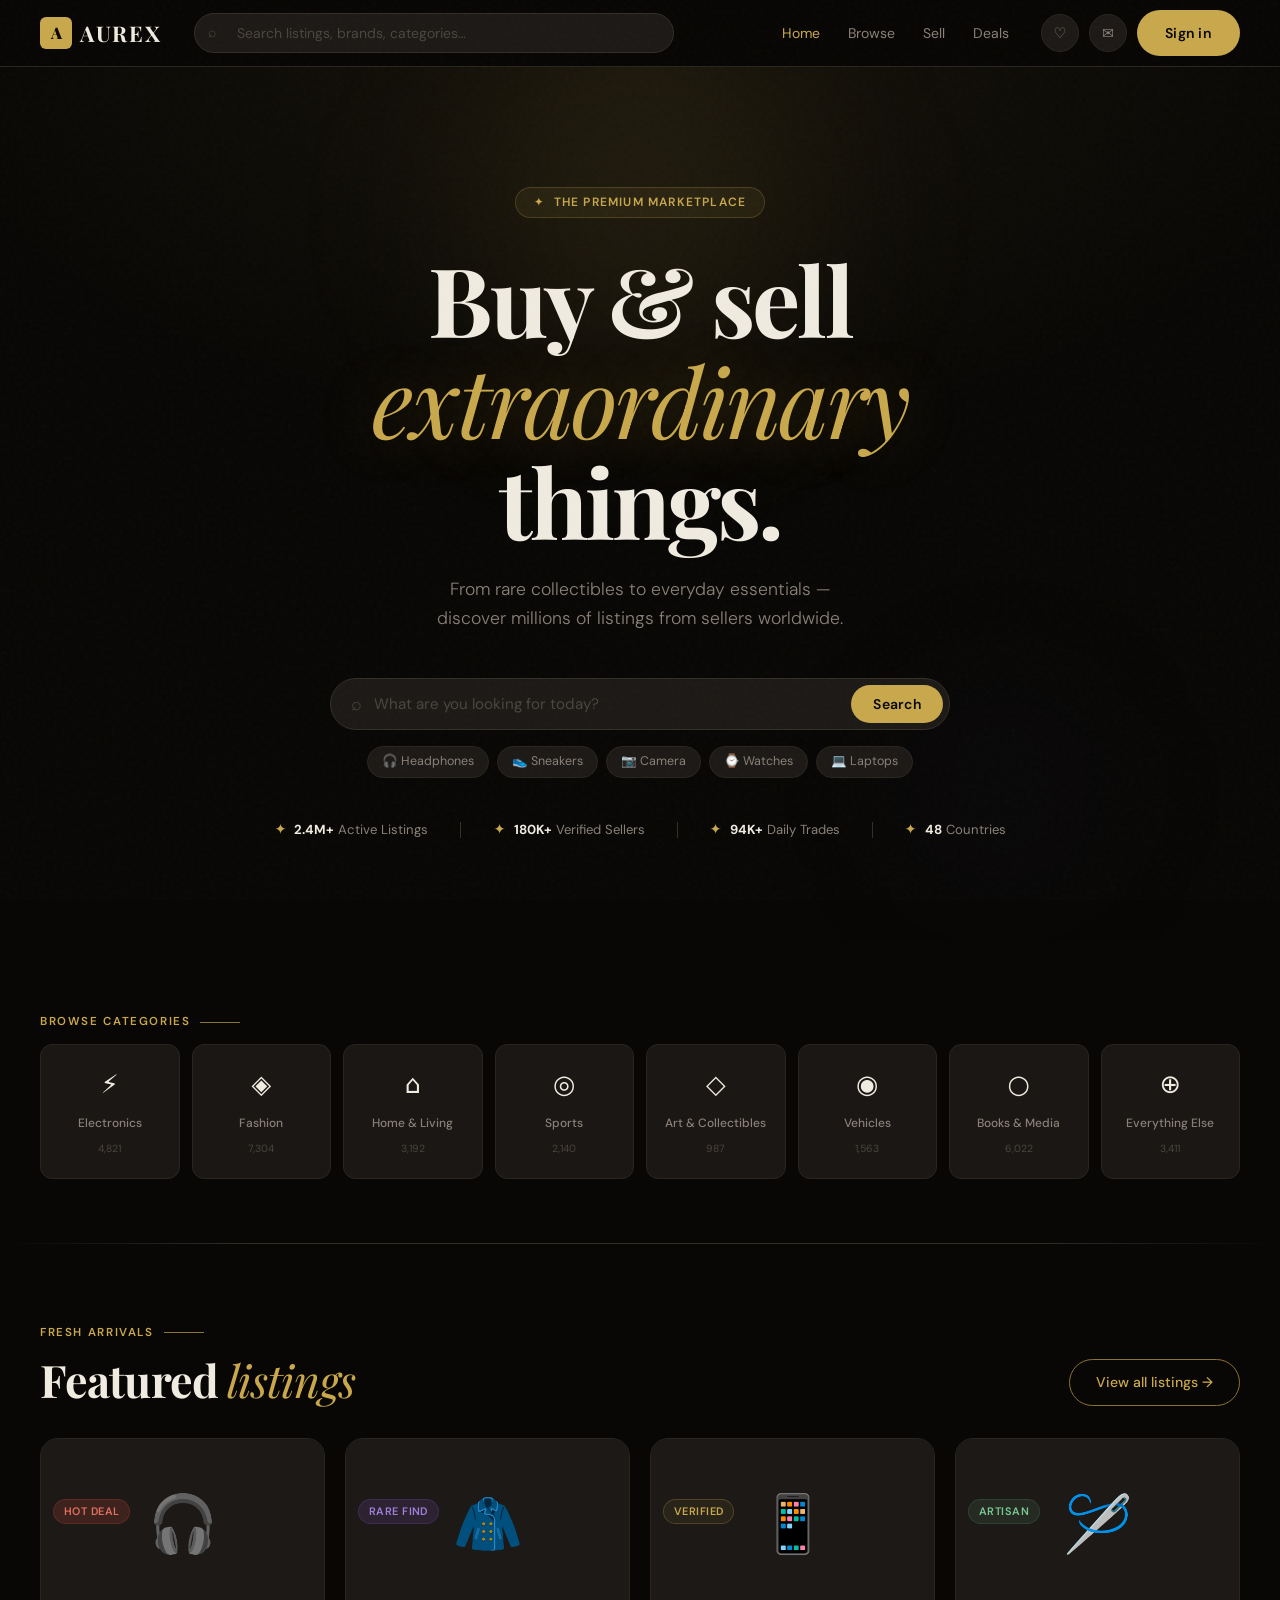
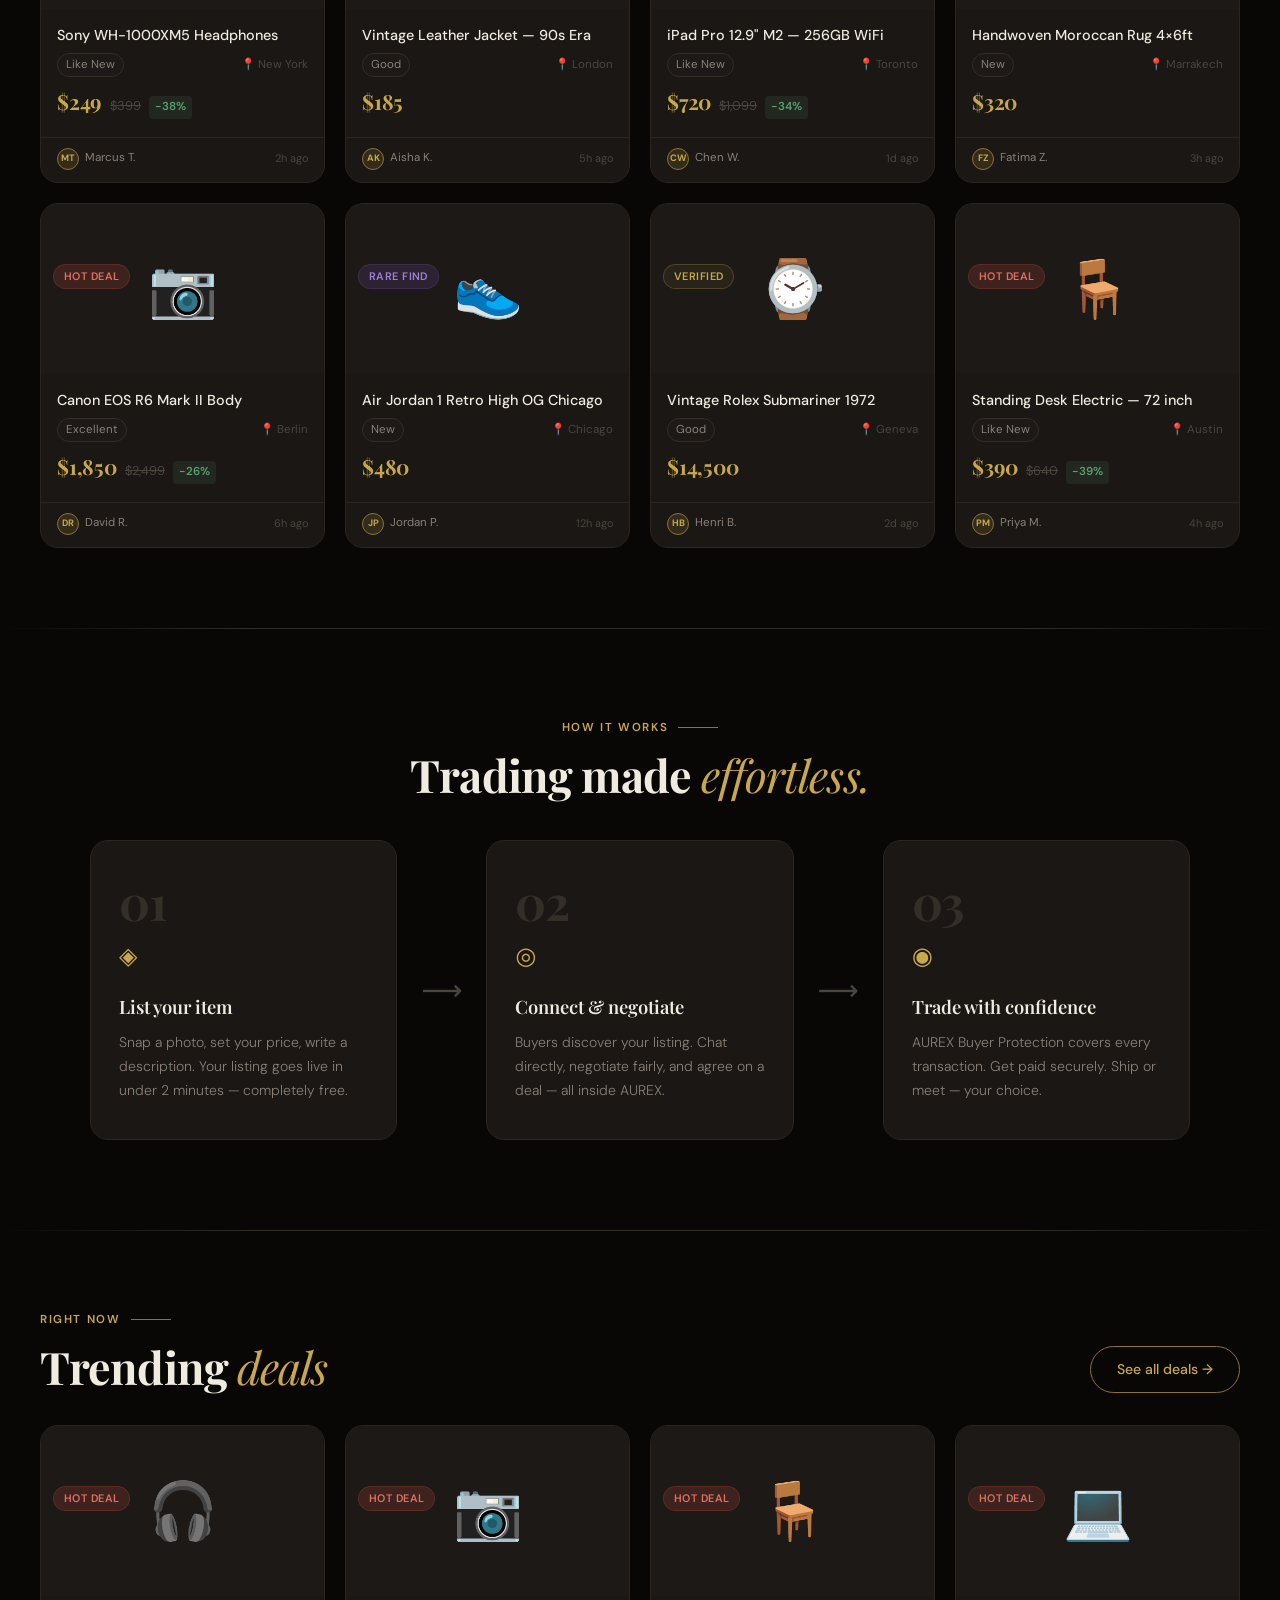
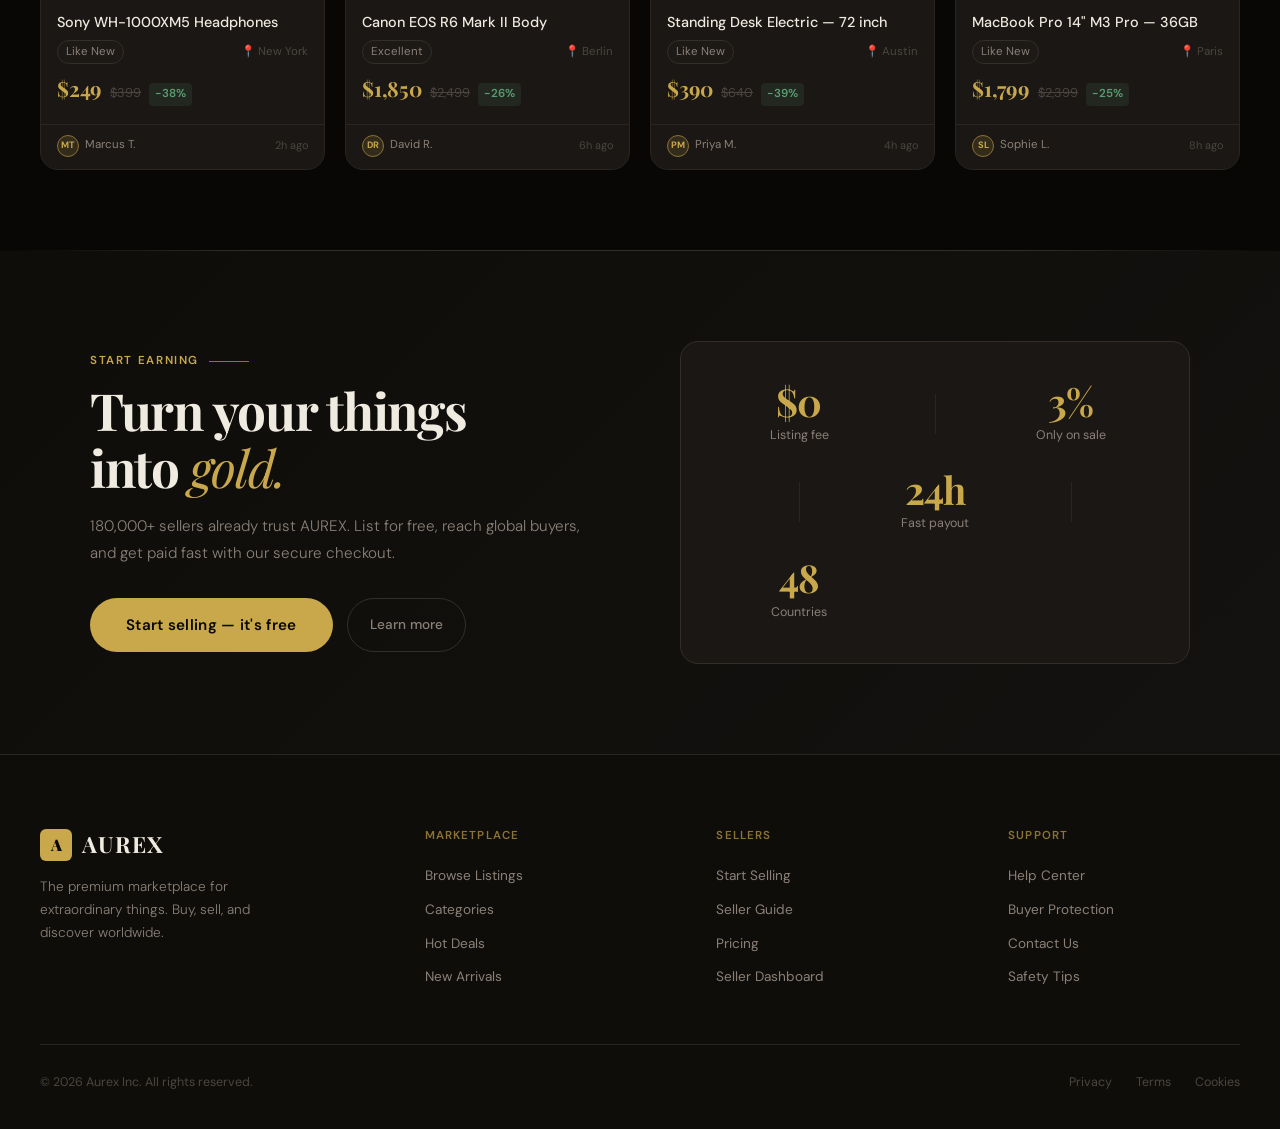
<file: index.html>
<!DOCTYPE html>
<html lang="en">
<head>
  <meta charset="UTF-8" />
  <meta name="viewport" content="width=device-width, initial-scale=1.0" />
  <title>AUREX — Buy & Sell Anything, Everywhere</title>
  <meta name="description" content="AUREX is the premium marketplace to buy, sell and discover extraordinary things from people all over the world." />
  <link rel="preconnect" href="https://fonts.googleapis.com" />
  <link rel="preconnect" href="https://fonts.gstatic.com" crossorigin />
  <link href="https://fonts.googleapis.com/css2?family=Playfair+Display:ital,wght@0,400;0,600;0,700;1,400;1,600&family=DM+Sans:wght@300;400;500;600&display=swap" rel="stylesheet" />
  <link rel="stylesheet" href="styles.css" />
  <link rel="stylesheet" href="home.css" />
</head>
<body>

  <!-- ===== NAV ===== -->
  <nav class="nav">
    <div class="nav-inner">
      <a href="index.html" class="logo">
        <div class="logo-mark">A</div>
        <span class="logo-text">AUREX</span>
      </a>
      <div class="nav-search">
        <span class="nav-search-icon">⌕</span>
        <input type="text" placeholder="Search listings, brands, categories…" />
      </div>
      <ul class="nav-links">
        <li><a href="index.html" class="active">Home</a></li>
        <li><a href="market.html">Browse</a></li>
        <li><a href="#">Sell</a></li>
        <li><a href="#">Deals</a></li>
      </ul>
      <div class="nav-actions">
        <button class="nav-icon-btn" title="Wishlist">♡</button>
        <button class="nav-icon-btn" title="Messages">✉</button>
        <a href="#" class="btn-gold">Sign in</a>
      </div>
    </div>
  </nav>

  <!-- ===== HERO ===== -->
  <section class="hero">
    <div class="hero-bg-orb orb-1"></div>
    <div class="hero-bg-orb orb-2"></div>
    <div class="hero-inner">
      <div class="hero-tag fade-in d1">✦ &nbsp;The Premium Marketplace</div>
      <h1 class="hero-title fade-in d2">
        Buy & sell<br><em>extraordinary</em><br>things.
      </h1>
      <p class="hero-sub fade-in d3">
        From rare collectibles to everyday essentials —<br>
        discover millions of listings from sellers worldwide.
      </p>
      <div class="hero-search fade-in d4">
        <div class="hero-search-box">
          <span class="hero-search-icon">⌕</span>
          <input type="text" placeholder="What are you looking for today?" id="hero-search-input" />
          <button class="hero-search-btn btn-gold" onclick="goToMarket()">Search</button>
        </div>
        <div class="hero-search-tags">
          <span class="search-tag" onclick="searchFor('headphones')">🎧 Headphones</span>
          <span class="search-tag" onclick="searchFor('sneakers')">👟 Sneakers</span>
          <span class="search-tag" onclick="searchFor('camera')">📷 Camera</span>
          <span class="search-tag" onclick="searchFor('watch')">⌚ Watches</span>
          <span class="search-tag" onclick="searchFor('laptop')">💻 Laptops</span>
        </div>
      </div>
      <div class="hero-trust fade-in d5" id="hero-trust">
        <!-- Populated by JS -->
      </div>
    </div>
  </section>

  <!-- ===== CATEGORIES ===== -->
  <section class="categories-section">
    <div class="categories-inner">
      <div class="s-label fade-in">Browse Categories</div>
      <div class="categories-grid fade-in d2" id="categories-grid">
        <!-- Populated by JS -->
      </div>
    </div>
  </section>

  <div class="gold-divider"></div>

  <!-- ===== FEATURED LISTINGS ===== -->
  <section class="listings-section" id="featured">
    <div class="listings-inner">
      <div class="listings-header">
        <div>
          <div class="s-label">Fresh Arrivals</div>
          <h2 class="s-title">Featured <em>listings</em></h2>
        </div>
        <a href="market.html" class="btn-outline-gold">View all listings →</a>
      </div>
      <div class="products-grid" id="featured-grid">
        <!-- Populated by JS -->
      </div>
    </div>
  </section>

  <div class="gold-divider"></div>

  <!-- ===== HOW IT WORKS ===== -->
  <section class="how-section">
    <div class="how-inner">
      <div style="text-align:center;">
        <div class="s-label fade-in" style="justify-content:center;">How it works</div>
        <h2 class="s-title fade-in d2" style="text-align:center;">Trading made <em>effortless.</em></h2>
      </div>
      <div class="how-grid">
        <div class="how-card fade-in d1">
          <div class="how-num">01</div>
          <div class="how-icon">◈</div>
          <h3 class="how-title">List your item</h3>
          <p class="how-desc">Snap a photo, set your price, write a description. Your listing goes live in under 2 minutes — completely free.</p>
        </div>
        <div class="how-connector fade-in d2">⟶</div>
        <div class="how-card fade-in d3">
          <div class="how-num">02</div>
          <div class="how-icon">◎</div>
          <h3 class="how-title">Connect & negotiate</h3>
          <p class="how-desc">Buyers discover your listing. Chat directly, negotiate fairly, and agree on a deal — all inside AUREX.</p>
        </div>
        <div class="how-connector fade-in d4">⟶</div>
        <div class="how-card fade-in d5">
          <div class="how-num">03</div>
          <div class="how-icon">◉</div>
          <h3 class="how-title">Trade with confidence</h3>
          <p class="how-desc">AUREX Buyer Protection covers every transaction. Get paid securely. Ship or meet — your choice.</p>
        </div>
      </div>
    </div>
  </section>

  <div class="gold-divider"></div>

  <!-- ===== TRENDING ===== -->
  <section class="listings-section">
    <div class="listings-inner">
      <div class="listings-header">
        <div>
          <div class="s-label">Right now</div>
          <h2 class="s-title">Trending <em>deals</em></h2>
        </div>
        <a href="market.html" class="btn-outline-gold">See all deals →</a>
      </div>
      <div class="products-grid" id="trending-grid">
        <!-- Populated by JS -->
      </div>
    </div>
  </section>

  <div class="gold-divider"></div>

  <!-- ===== SELL CTA ===== -->
  <section class="sell-cta-section">
    <div class="sell-cta-inner">
      <div class="sell-cta-text fade-in">
        <div class="s-label">Start earning</div>
        <h2 class="sell-cta-title">Turn your things<br>into <em>gold.</em></h2>
        <p class="sell-cta-sub">180,000+ sellers already trust AUREX. List for free, reach global buyers, and get paid fast with our secure checkout.</p>
        <div class="sell-cta-actions">
          <a href="#" class="btn-gold lg">Start selling — it's free</a>
          <a href="#" class="btn-ghost">Learn more</a>
        </div>
      </div>
      <div class="sell-cta-stats fade-in d3">
        <div class="sell-stat">
          <div class="sell-stat-value">$0</div>
          <div class="sell-stat-label">Listing fee</div>
        </div>
        <div class="sell-stat-divider"></div>
        <div class="sell-stat">
          <div class="sell-stat-value">3%</div>
          <div class="sell-stat-label">Only on sale</div>
        </div>
        <div class="sell-stat-divider"></div>
        <div class="sell-stat">
          <div class="sell-stat-value">24h</div>
          <div class="sell-stat-label">Fast payout</div>
        </div>
        <div class="sell-stat-divider"></div>
        <div class="sell-stat">
          <div class="sell-stat-value">48</div>
          <div class="sell-stat-label">Countries</div>
        </div>
      </div>
    </div>
  </section>

  <!-- ===== FOOTER ===== -->
  <footer class="footer">
    <div class="footer-inner">
      <div>
        <div class="footer-brand-name">
          <div class="logo-mark">A</div>
          AUREX
        </div>
        <p class="footer-tagline">The premium marketplace for extraordinary things. Buy, sell, and discover worldwide.</p>
      </div>
      <div>
        <div class="footer-col-title">Marketplace</div>
        <div class="footer-col">
          <a href="market.html">Browse Listings</a>
          <a href="#">Categories</a>
          <a href="#">Hot Deals</a>
          <a href="#">New Arrivals</a>
        </div>
      </div>
      <div>
        <div class="footer-col-title">Sellers</div>
        <div class="footer-col">
          <a href="#">Start Selling</a>
          <a href="#">Seller Guide</a>
          <a href="#">Pricing</a>
          <a href="#">Seller Dashboard</a>
        </div>
      </div>
      <div>
        <div class="footer-col-title">Support</div>
        <div class="footer-col">
          <a href="#">Help Center</a>
          <a href="#">Buyer Protection</a>
          <a href="#">Contact Us</a>
          <a href="#">Safety Tips</a>
        </div>
      </div>
    </div>
    <div class="footer-bottom">
      <span>© 2026 Aurex Inc. All rights reserved.</span>
      <div class="footer-bottom-links">
        <a href="#">Privacy</a>
        <a href="#">Terms</a>
        <a href="#">Cookies</a>
      </div>
    </div>
  </footer>

  <script src="main.js"></script>
</body>
</html>
</file>
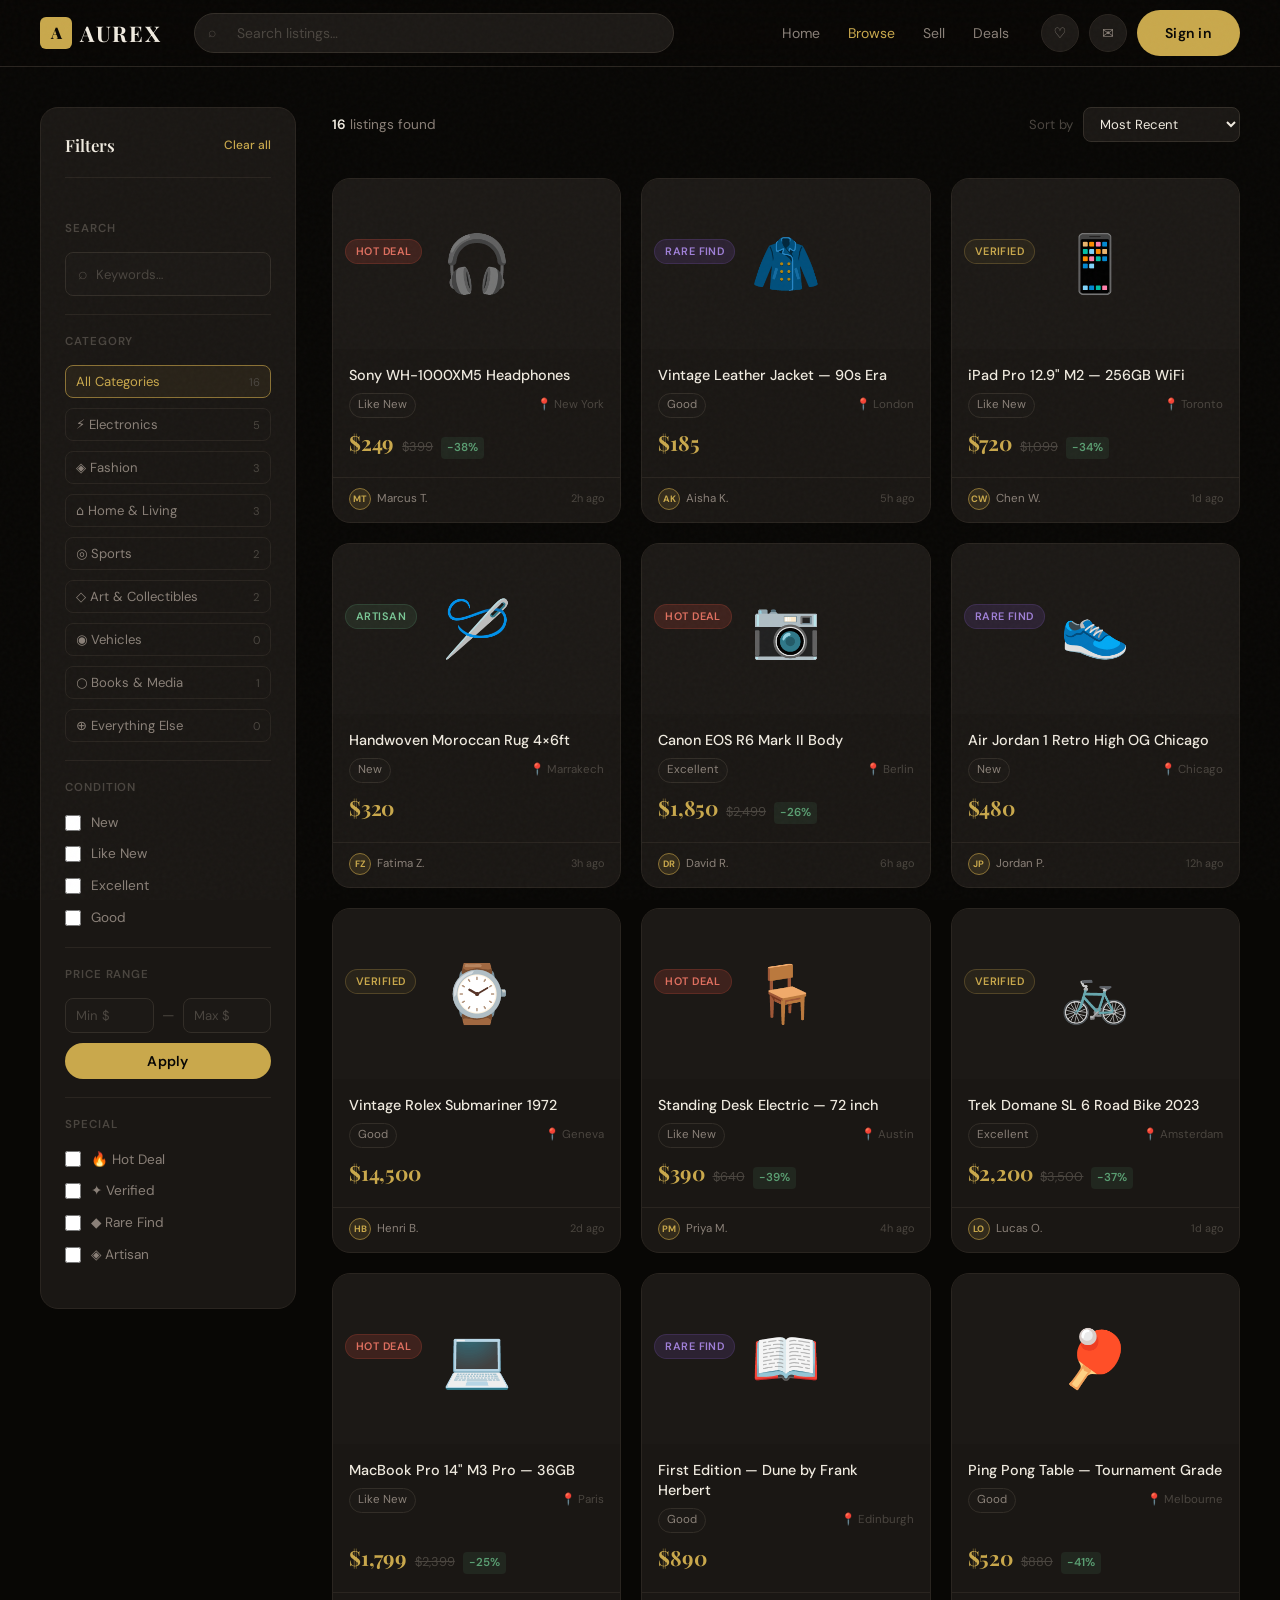
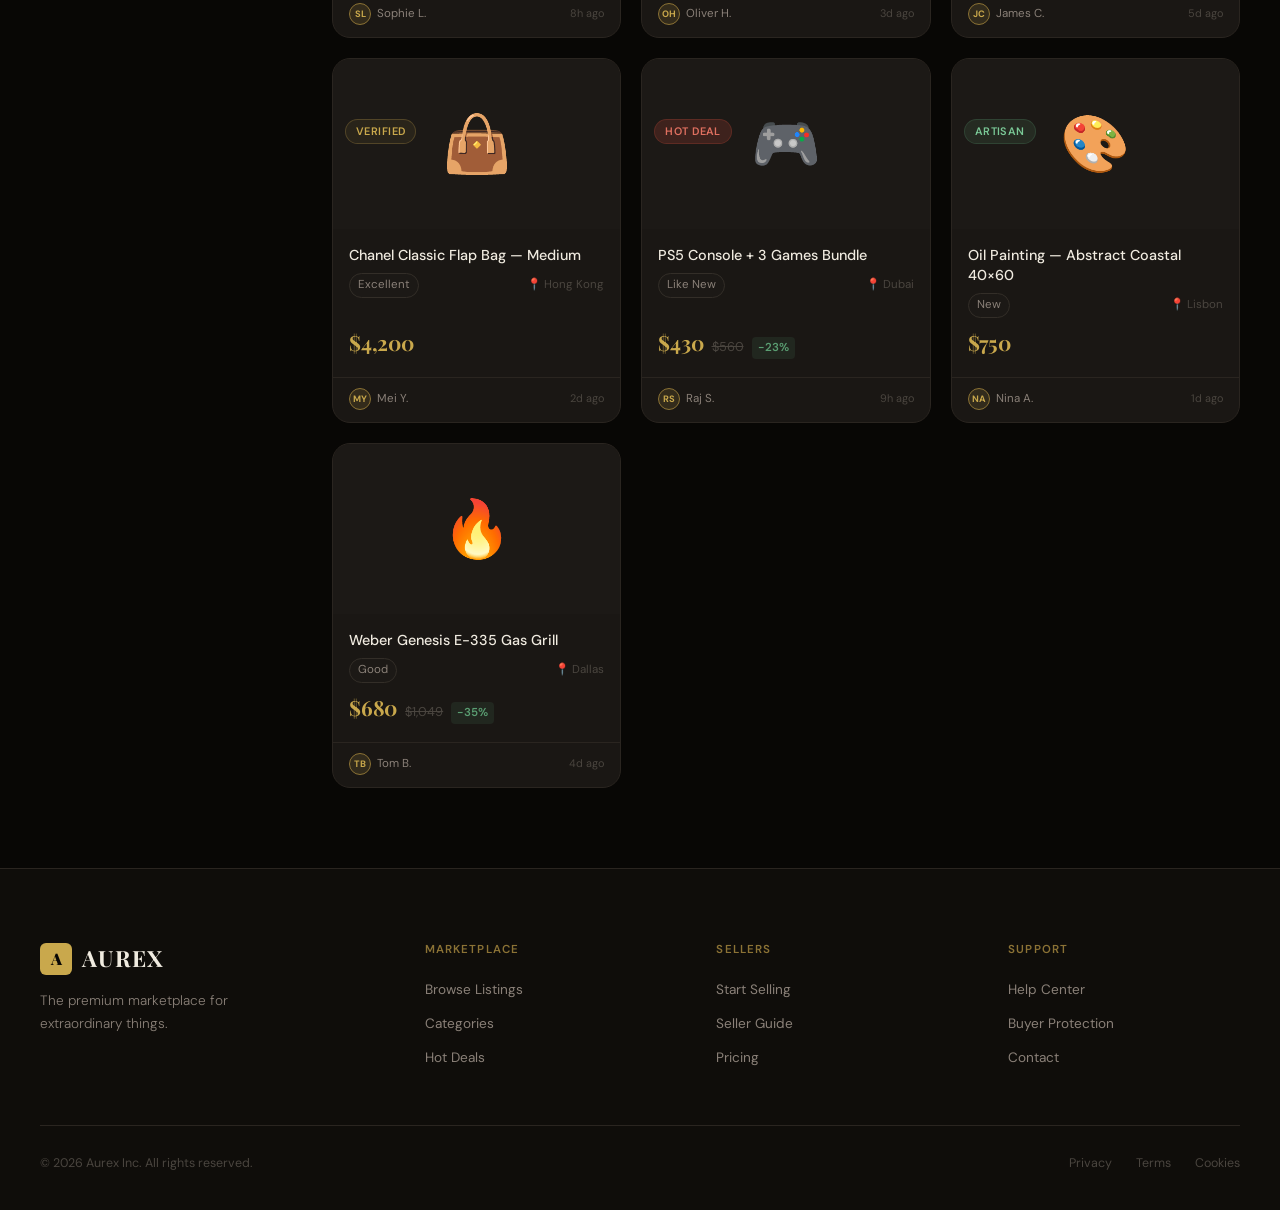
<file: market.html>
<!DOCTYPE html>
<html lang="en">
<head>
  <meta charset="UTF-8" />
  <meta name="viewport" content="width=device-width, initial-scale=1.0" />
  <title>Browse Listings — AUREX Marketplace</title>
  <link rel="preconnect" href="https://fonts.googleapis.com" />
  <link rel="preconnect" href="https://fonts.gstatic.com" crossorigin />
  <link href="https://fonts.googleapis.com/css2?family=Playfair+Display:ital,wght@0,400;0,600;0,700;1,400&family=DM+Sans:wght@300;400;500;600&display=swap" rel="stylesheet" />
  <link rel="stylesheet" href="styles.css" />
  <link rel="stylesheet" href="market.css" />
</head>
<body>

  <!-- ===== NAV ===== -->
  <nav class="nav">
    <div class="nav-inner">
      <a href="index.html" class="logo">
        <div class="logo-mark">A</div>
        <span class="logo-text">AUREX</span>
      </a>
      <div class="nav-search">
        <span class="nav-search-icon">⌕</span>
        <input type="text" id="market-nav-search" placeholder="Search listings…" />
      </div>
      <ul class="nav-links">
        <li><a href="index.html">Home</a></li>
        <li><a href="market.html" class="active">Browse</a></li>
        <li><a href="#">Sell</a></li>
        <li><a href="#">Deals</a></li>
      </ul>
      <div class="nav-actions">
        <button class="nav-icon-btn">♡</button>
        <button class="nav-icon-btn">✉</button>
        <a href="#" class="btn-gold">Sign in</a>
      </div>
    </div>
  </nav>

  <!-- ===== MARKET BODY ===== -->
  <div class="market-body">

    <!-- SIDEBAR FILTERS -->
    <aside class="filter-sidebar">
      <div class="filter-header">
        <span class="filter-title">Filters</span>
        <button class="filter-clear" id="clear-filters">Clear all</button>
      </div>

      <!-- Search -->
      <div class="filter-group">
        <div class="filter-group-label">Search</div>
        <div class="filter-search-box">
          <span>⌕</span>
          <input type="text" id="sidebar-search" placeholder="Keywords…" />
        </div>
      </div>

      <!-- Category -->
      <div class="filter-group">
        <div class="filter-group-label">Category</div>
        <div class="filter-options" id="filter-categories">
          <!-- Populated by JS -->
        </div>
      </div>

      <!-- Condition -->
      <div class="filter-group">
        <div class="filter-group-label">Condition</div>
        <div class="filter-options">
          <label class="filter-check">
            <input type="checkbox" class="condition-filter" value="New" /> New
          </label>
          <label class="filter-check">
            <input type="checkbox" class="condition-filter" value="Like New" /> Like New
          </label>
          <label class="filter-check">
            <input type="checkbox" class="condition-filter" value="Excellent" /> Excellent
          </label>
          <label class="filter-check">
            <input type="checkbox" class="condition-filter" value="Good" /> Good
          </label>
        </div>
      </div>

      <!-- Price Range -->
      <div class="filter-group">
        <div class="filter-group-label">Price Range</div>
        <div class="price-range-row">
          <input type="number" id="price-min" placeholder="Min $" class="price-input" />
          <span class="price-dash">—</span>
          <input type="number" id="price-max" placeholder="Max $" class="price-input" />
        </div>
        <button class="apply-price-btn btn-gold" id="apply-price" style="width:100%;justify-content:center;margin-top:10px;padding:9px;">Apply</button>
      </div>

      <!-- Badge Type -->
      <div class="filter-group">
        <div class="filter-group-label">Special</div>
        <div class="filter-options">
          <label class="filter-check">
            <input type="checkbox" class="badge-filter" value="hot" /> 🔥 Hot Deal
          </label>
          <label class="filter-check">
            <input type="checkbox" class="badge-filter" value="verified" /> ✦ Verified
          </label>
          <label class="filter-check">
            <input type="checkbox" class="badge-filter" value="rare" /> ◆ Rare Find
          </label>
          <label class="filter-check">
            <input type="checkbox" class="badge-filter" value="artisan" /> ◈ Artisan
          </label>
        </div>
      </div>
    </aside>

    <!-- MAIN CONTENT -->
    <main class="market-main">

      <!-- Toolbar -->
      <div class="market-toolbar">
        <div class="market-results" id="results-count">Loading listings…</div>
        <div class="market-sort">
          <span class="sort-label">Sort by</span>
          <select class="sort-select" id="sort-select">
            <option value="default">Most Recent</option>
            <option value="price-asc">Price: Low to High</option>
            <option value="price-desc">Price: High to Low</option>
            <option value="rating">Highest Rated</option>
            <option value="discount">Biggest Discount</option>
          </select>
        </div>
      </div>

      <!-- Active filters display -->
      <div class="active-filters" id="active-filters"></div>

      <!-- Product Grid -->
      <div class="market-grid" id="market-grid">
        <!-- Populated by JS -->
      </div>

      <!-- Empty State -->
      <div class="empty-state" id="empty-state" style="display:none;">
        <div class="empty-icon">◇</div>
        <h3 class="empty-title">No listings found</h3>
        <p class="empty-sub">Try adjusting your filters or search terms</p>
        <button class="btn-gold" onclick="resetFilters()">Clear filters</button>
      </div>
    </main>
  </div>

  <!-- ===== FOOTER ===== -->
  <footer class="footer">
    <div class="footer-inner">
      <div>
        <div class="footer-brand-name">
          <div class="logo-mark">A</div>
          AUREX
        </div>
        <p class="footer-tagline">The premium marketplace for extraordinary things.</p>
      </div>
      <div>
        <div class="footer-col-title">Marketplace</div>
        <div class="footer-col">
          <a href="market.html">Browse Listings</a>
          <a href="#">Categories</a>
          <a href="#">Hot Deals</a>
        </div>
      </div>
      <div>
        <div class="footer-col-title">Sellers</div>
        <div class="footer-col">
          <a href="#">Start Selling</a>
          <a href="#">Seller Guide</a>
          <a href="#">Pricing</a>
        </div>
      </div>
      <div>
        <div class="footer-col-title">Support</div>
        <div class="footer-col">
          <a href="#">Help Center</a>
          <a href="#">Buyer Protection</a>
          <a href="#">Contact</a>
        </div>
      </div>
    </div>
    <div class="footer-bottom">
      <span>© 2026 Aurex Inc. All rights reserved.</span>
      <div class="footer-bottom-links">
        <a href="#">Privacy</a><a href="#">Terms</a><a href="#">Cookies</a>
      </div>
    </div>
  </footer>

  <script src="market.js"></script>
</body>
</html>
</file>
<file: styles.css>
/* =============================================
   AUREX — styles.css
   Dark Premium Marketplace
   ============================================= */

/* ---- Google Fonts import handled in HTML ---- */

/* ---- Variables ---- */
:root {
  --bg:           #080705;
  --bg-1:         #0F0D0A;
  --bg-2:         #141210;
  --bg-3:         #1C1916;
  --surface:      #1A1714;
  --surface-2:    #231F1B;
  --border:       #2A2520;
  --border-light: #332E28;
  --gold:         #C9A84C;
  --gold-bright:  #E2C472;
  --gold-dim:     #8B7235;
  --gold-bg:      rgba(201,168,76,0.08);
  --gold-bg-2:    rgba(201,168,76,0.14);
  --text:         #F0EBE0;
  --text-muted:   #8A8078;
  --text-subtle:  #4A453F;
  --red:          #C0524A;
  --red-bg:       rgba(192,82,74,0.12);
  --green:        #5A9E72;
  --green-bg:     rgba(90,158,114,0.12);
  --shadow-gold:  0 0 40px rgba(201,168,76,0.08);
  --shadow-card:  0 8px 32px rgba(0,0,0,0.5);
  --shadow-hover: 0 16px 48px rgba(0,0,0,0.65);
  --radius:       12px;
  --radius-sm:    8px;
  --radius-lg:    18px;
  --transition:   0.28s cubic-bezier(0.4,0,0.2,1);
  --font-display: 'Playfair Display', Georgia, serif;
  --font-ui:      'DM Sans', system-ui, sans-serif;
}

/* ---- Reset ---- */
*, *::before, *::after { box-sizing: border-box; margin: 0; padding: 0; }
html { font-size: 16px; scroll-behavior: smooth; }
body {
  background: var(--bg);
  color: var(--text);
  font-family: var(--font-ui);
  font-weight: 400;
  line-height: 1.6;
  -webkit-font-smoothing: antialiased;
  min-height: 100vh;
}
a { text-decoration: none; color: inherit; }
ul { list-style: none; }
button { cursor: pointer; border: none; background: none; font-family: inherit; color: inherit; }
img { display: block; max-width: 100%; }

/* ---- Fade-in ---- */
.fade-in {
  opacity: 0;
  transform: translateY(20px);
  transition: opacity 0.65s ease, transform 0.65s ease;
}
.fade-in.visible { opacity: 1; transform: translateY(0); }
.d1 { transition-delay: 0.05s; } .d2 { transition-delay: 0.15s; }
.d3 { transition-delay: 0.25s; } .d4 { transition-delay: 0.35s; }
.d5 { transition-delay: 0.45s; } .d6 { transition-delay: 0.55s; }

/* ---- Grain overlay ---- */
body::before {
  content: '';
  position: fixed;
  inset: 0;
  background-image: url("data:image/svg+xml,%3Csvg viewBox='0 0 256 256' xmlns='http://www.w3.org/2000/svg'%3E%3Cfilter id='noise'%3E%3CfeTurbulence type='fractalNoise' baseFrequency='0.9' numOctaves='4' stitchTiles='stitch'/%3E%3C/filter%3E%3Crect width='100%25' height='100%25' filter='url(%23noise)' opacity='1'/%3E%3C/svg%3E");
  opacity: 0.025;
  pointer-events: none;
  z-index: 1000;
}

/* ---- Buttons ---- */
.btn-gold {
  display: inline-flex;
  align-items: center;
  gap: 8px;
  padding: 12px 28px;
  background: var(--gold);
  color: var(--bg);
  border-radius: 40px;
  font-family: var(--font-ui);
  font-size: 0.88rem;
  font-weight: 600;
  letter-spacing: 0.02em;
  transition: background var(--transition), transform 0.18s ease, box-shadow var(--transition);
}
.btn-gold:hover {
  background: var(--gold-bright);
  transform: translateY(-2px);
  box-shadow: 0 8px 28px rgba(201,168,76,0.35);
}
.btn-gold.lg { padding: 15px 36px; font-size: 0.95rem; }

.btn-outline-gold {
  display: inline-flex;
  align-items: center;
  gap: 8px;
  padding: 11px 26px;
  border: 1.5px solid var(--gold-dim);
  border-radius: 40px;
  font-size: 0.88rem;
  font-weight: 500;
  color: var(--gold);
  background: transparent;
  transition: border-color var(--transition), color var(--transition), background var(--transition);
}
.btn-outline-gold:hover { border-color: var(--gold); background: var(--gold-bg); }

.btn-ghost {
  display: inline-flex;
  align-items: center;
  gap: 8px;
  padding: 11px 22px;
  border: 1px solid var(--border-light);
  border-radius: 40px;
  font-size: 0.85rem;
  font-weight: 500;
  color: var(--text-muted);
  background: transparent;
  transition: border-color var(--transition), color var(--transition);
}
.btn-ghost:hover { border-color: var(--gold-dim); color: var(--text); }

/* ---- NAV ---- */
.nav {
  position: sticky;
  top: 0;
  z-index: 200;
  background: rgba(8,7,5,0.88);
  backdrop-filter: blur(24px);
  -webkit-backdrop-filter: blur(24px);
  border-bottom: 1px solid var(--border);
  transition: box-shadow var(--transition);
}
.nav-inner {
  max-width: 1280px;
  margin: 0 auto;
  padding: 0 40px;
  height: 66px;
  display: flex;
  align-items: center;
  gap: 32px;
}
.logo {
  display: flex;
  align-items: center;
  gap: 8px;
  flex-shrink: 0;
  text-decoration: none;
}
.logo-mark {
  width: 32px;
  height: 32px;
  background: var(--gold);
  border-radius: 6px;
  display: flex;
  align-items: center;
  justify-content: center;
  font-size: 1rem;
  color: var(--bg);
  font-weight: 900;
  font-family: var(--font-display);
  letter-spacing: -0.05em;
  flex-shrink: 0;
}
.logo-text {
  font-family: var(--font-display);
  font-size: 1.35rem;
  font-weight: 700;
  letter-spacing: 0.08em;
  color: var(--text);
}

/* Nav Search */
.nav-search {
  flex: 1;
  max-width: 480px;
  position: relative;
}
.nav-search input {
  width: 100%;
  height: 40px;
  background: var(--bg-3);
  border: 1px solid var(--border-light);
  border-radius: 40px;
  padding: 0 16px 0 42px;
  font-family: var(--font-ui);
  font-size: 0.875rem;
  color: var(--text);
  outline: none;
  transition: border-color var(--transition), box-shadow var(--transition);
}
.nav-search input::placeholder { color: var(--text-subtle); }
.nav-search input:focus { border-color: var(--gold-dim); box-shadow: 0 0 0 3px var(--gold-bg); }
.nav-search-icon {
  position: absolute;
  left: 14px;
  top: 50%;
  transform: translateY(-50%);
  color: var(--text-subtle);
  font-size: 0.9rem;
  pointer-events: none;
}

.nav-links {
  display: flex;
  gap: 28px;
  margin-left: auto;
}
.nav-links a {
  font-size: 0.875rem;
  font-weight: 400;
  color: var(--text-muted);
  transition: color var(--transition);
  white-space: nowrap;
}
.nav-links a:hover, .nav-links a.active { color: var(--text); }
.nav-links a.active { color: var(--gold); }

.nav-actions { display: flex; align-items: center; gap: 10px; flex-shrink: 0; }
.nav-icon-btn {
  width: 38px;
  height: 38px;
  border-radius: 50%;
  background: var(--bg-3);
  border: 1px solid var(--border);
  display: flex;
  align-items: center;
  justify-content: center;
  font-size: 0.9rem;
  color: var(--text-muted);
  transition: border-color var(--transition), color var(--transition);
  cursor: pointer;
}
.nav-icon-btn:hover { border-color: var(--gold-dim); color: var(--gold); }

/* ---- BADGE TYPES ---- */
.badge {
  display: inline-flex;
  align-items: center;
  gap: 4px;
  padding: 3px 10px;
  border-radius: 40px;
  font-size: 0.68rem;
  font-weight: 600;
  letter-spacing: 0.04em;
  text-transform: uppercase;
}
.badge-hot      { background: rgba(220,80,60,0.18); color: #E07060; border: 1px solid rgba(220,80,60,0.2); }
.badge-rare     { background: rgba(130,90,200,0.16); color: #A080D8; border: 1px solid rgba(130,90,200,0.2); }
.badge-verified { background: var(--gold-bg); color: var(--gold); border: 1px solid rgba(201,168,76,0.25); }
.badge-artisan  { background: rgba(90,158,114,0.14); color: #7AC896; border: 1px solid rgba(90,158,114,0.2); }

/* ---- PRODUCT CARD ---- */
.product-card {
  background: var(--surface);
  border: 1px solid var(--border);
  border-radius: var(--radius-lg);
  overflow: hidden;
  transition: transform var(--transition), box-shadow var(--transition), border-color var(--transition);
  cursor: pointer;
  display: flex;
  flex-direction: column;
}
.product-card:hover {
  transform: translateY(-4px);
  box-shadow: var(--shadow-hover);
  border-color: var(--gold-dim);
}
.product-card-img {
  height: 170px;
  background: var(--bg-3);
  display: flex;
  align-items: center;
  justify-content: center;
  font-size: 3.5rem;
  position: relative;
  overflow: hidden;
  transition: background var(--transition);
}
.product-card:hover .product-card-img { background: var(--bg-2); }
.product-card-img-badge {
  position: absolute;
  top: 12px;
  left: 12px;
}
.product-card-wishlist {
  position: absolute;
  top: 10px;
  right: 10px;
  width: 32px;
  height: 32px;
  background: rgba(8,7,5,0.7);
  border: 1px solid var(--border-light);
  border-radius: 50%;
  display: flex;
  align-items: center;
  justify-content: center;
  font-size: 0.85rem;
  color: var(--text-muted);
  transition: color var(--transition), border-color var(--transition), background var(--transition);
  opacity: 0;
  cursor: pointer;
}
.product-card:hover .product-card-wishlist { opacity: 1; }
.product-card-wishlist:hover { color: #E07060; border-color: #E07060; background: rgba(220,80,60,0.12); }

.product-card-body { padding: 16px 16px 18px; flex: 1; display: flex; flex-direction: column; gap: 8px; }
.product-card-title {
  font-size: 0.9rem;
  font-weight: 500;
  color: var(--text);
  line-height: 1.4;
  display: -webkit-box;
  -webkit-line-clamp: 2;
  -webkit-box-orient: vertical;
  overflow: hidden;
}
.product-card-meta { display: flex; align-items: center; justify-content: space-between; }
.product-condition {
  font-size: 0.72rem;
  padding: 2px 8px;
  background: var(--bg-3);
  border: 1px solid var(--border-light);
  border-radius: 40px;
  color: var(--text-muted);
}
.product-location { font-size: 0.72rem; color: var(--text-subtle); }

.product-card-price { display: flex; align-items: baseline; gap: 8px; margin-top: auto; }
.product-price {
  font-family: var(--font-display);
  font-size: 1.3rem;
  font-weight: 700;
  color: var(--gold);
  letter-spacing: -0.01em;
}
.product-original-price {
  font-size: 0.8rem;
  color: var(--text-subtle);
  text-decoration: line-through;
}
.product-discount {
  font-size: 0.72rem;
  font-weight: 600;
  color: var(--green);
  background: var(--green-bg);
  padding: 2px 6px;
  border-radius: 4px;
}
.product-card-footer {
  padding: 10px 16px 12px;
  border-top: 1px solid var(--border);
  display: flex;
  align-items: center;
  justify-content: space-between;
}
.seller-info { display: flex; align-items: center; gap: 6px; }
.seller-avatar {
  width: 22px;
  height: 22px;
  border-radius: 50%;
  background: var(--gold-bg-2);
  border: 1px solid var(--gold-dim);
  display: flex;
  align-items: center;
  justify-content: center;
  font-size: 0.58rem;
  font-weight: 700;
  color: var(--gold);
}
.seller-name { font-size: 0.72rem; color: var(--text-muted); }
.product-time { font-size: 0.68rem; color: var(--text-subtle); }

/* ---- DIVIDER ---- */
.gold-divider {
  height: 1px;
  background: linear-gradient(90deg, transparent, var(--border-light) 20%, var(--border-light) 80%, transparent);
  margin: 0;
}

/* ---- SECTION LABELS ---- */
.s-label {
  font-size: 0.72rem;
  font-weight: 600;
  letter-spacing: 0.14em;
  text-transform: uppercase;
  color: var(--gold);
  margin-bottom: 12px;
  display: flex;
  align-items: center;
  gap: 10px;
}
.s-label::after {
  content: '';
  height: 1px;
  width: 40px;
  background: var(--gold-dim);
  display: inline-block;
}
.s-title {
  font-family: var(--font-display);
  font-size: clamp(1.8rem, 3.5vw, 2.8rem);
  font-weight: 700;
  line-height: 1.15;
  letter-spacing: -0.02em;
  color: var(--text);
  margin-bottom: 40px;
}
.s-title em { font-style: italic; font-weight: 400; color: var(--gold); }

/* ---- FOOTER ---- */
.footer {
  background: var(--bg-1);
  border-top: 1px solid var(--border);
  padding: 72px 40px 36px;
}
.footer-inner {
  max-width: 1280px;
  margin: 0 auto;
  display: grid;
  grid-template-columns: 1.4fr repeat(3, 1fr);
  gap: 60px;
  padding-bottom: 56px;
  border-bottom: 1px solid var(--border);
}
.footer-brand-name {
  font-family: var(--font-display);
  font-size: 1.4rem;
  font-weight: 700;
  letter-spacing: 0.06em;
  color: var(--text);
  display: flex;
  align-items: center;
  gap: 10px;
  margin-bottom: 12px;
}
.footer-tagline { font-size: 0.85rem; color: var(--text-muted); line-height: 1.7; max-width: 240px; font-weight: 300; }
.footer-col-title {
  font-size: 0.72rem;
  font-weight: 600;
  letter-spacing: 0.1em;
  text-transform: uppercase;
  color: var(--gold-dim);
  margin-bottom: 20px;
}
.footer-col { display: flex; flex-direction: column; gap: 12px; }
.footer-col a { font-size: 0.85rem; color: var(--text-muted); transition: color var(--transition); }
.footer-col a:hover { color: var(--gold); }
.footer-bottom {
  max-width: 1280px;
  margin: 28px auto 0;
  display: flex;
  justify-content: space-between;
  align-items: center;
  font-size: 0.78rem;
  color: var(--text-subtle);
  flex-wrap: wrap;
  gap: 8px;
}
.footer-bottom-links { display: flex; gap: 24px; }
.footer-bottom-links a { color: var(--text-subtle); transition: color var(--transition); }
.footer-bottom-links a:hover { color: var(--text-muted); }

/* ---- Responsive ---- */
@media (max-width: 1024px) {
  .footer-inner { grid-template-columns: 1fr 1fr; gap: 36px; }
}
@media (max-width: 768px) {
  .nav-search { display: none; }
  .nav-links { display: none; }
  .footer-inner { grid-template-columns: 1fr 1fr; }
}
@media (max-width: 520px) {
  .nav-inner { padding: 0 20px; }
  .footer-inner { grid-template-columns: 1fr; }
  .footer { padding: 48px 24px 28px; }
}
</file>
<file: home.css>
/* =============================================
   AUREX — home.css
   Home page specific styles
   ============================================= */

/* ---- HERO ---- */
.hero {
  position: relative;
  overflow: hidden;
  padding: 120px 40px 100px;
  text-align: center;
  background: radial-gradient(ellipse 80% 60% at 50% 0%, rgba(201,168,76,0.07) 0%, transparent 70%);
}
.hero-bg-orb {
  position: absolute;
  border-radius: 50%;
  pointer-events: none;
  filter: blur(80px);
}
.orb-1 {
  width: 500px; height: 500px;
  background: radial-gradient(circle, rgba(201,168,76,0.12) 0%, transparent 70%);
  top: -100px; left: 50%;
  transform: translateX(-50%);
}
.orb-2 {
  width: 300px; height: 300px;
  background: radial-gradient(circle, rgba(100,80,200,0.06) 0%, transparent 70%);
  bottom: 0; right: 10%;
}

.hero-inner { position: relative; z-index: 2; max-width: 780px; margin: 0 auto; }

.hero-tag {
  display: inline-block;
  padding: 5px 18px;
  background: var(--gold-bg);
  border: 1px solid rgba(201,168,76,0.22);
  border-radius: 40px;
  font-size: 0.75rem;
  font-weight: 600;
  letter-spacing: 0.1em;
  text-transform: uppercase;
  color: var(--gold);
  margin-bottom: 30px;
}

.hero-title {
  font-family: var(--font-display);
  font-size: clamp(3.2rem, 8vw, 6rem);
  font-weight: 700;
  line-height: 1.05;
  letter-spacing: -0.03em;
  color: var(--text);
  margin-bottom: 24px;
}
.hero-title em {
  font-style: italic;
  font-weight: 400;
  color: var(--gold);
  text-shadow: 0 0 60px rgba(201,168,76,0.3);
}

.hero-sub {
  font-size: 1.1rem;
  color: var(--text-muted);
  line-height: 1.7;
  font-weight: 300;
  margin-bottom: 44px;
}

/* Hero Search */
.hero-search { max-width: 620px; margin: 0 auto 40px; }
.hero-search-box {
  display: flex;
  align-items: center;
  background: var(--bg-3);
  border: 1px solid var(--border-light);
  border-radius: 50px;
  padding: 6px 6px 6px 20px;
  gap: 12px;
  transition: border-color var(--transition), box-shadow var(--transition);
  margin-bottom: 16px;
}
.hero-search-box:focus-within {
  border-color: var(--gold-dim);
  box-shadow: 0 0 0 4px var(--gold-bg);
}
.hero-search-icon { font-size: 1.1rem; color: var(--text-subtle); flex-shrink: 0; }
.hero-search-box input {
  flex: 1;
  background: none;
  border: none;
  outline: none;
  font-family: var(--font-ui);
  font-size: 0.95rem;
  color: var(--text);
  min-width: 0;
}
.hero-search-box input::placeholder { color: var(--text-subtle); }
.hero-search-btn { flex-shrink: 0; padding: 10px 22px; font-size: 0.875rem; }

.hero-search-tags { display: flex; gap: 8px; flex-wrap: wrap; justify-content: center; }
.search-tag {
  padding: 5px 14px;
  background: var(--bg-3);
  border: 1px solid var(--border);
  border-radius: 40px;
  font-size: 0.78rem;
  color: var(--text-muted);
  cursor: pointer;
  transition: border-color var(--transition), color var(--transition), background var(--transition);
}
.search-tag:hover { border-color: var(--gold-dim); color: var(--gold); background: var(--gold-bg); }

/* Hero Trust */
.hero-trust {
  display: flex;
  align-items: center;
  justify-content: center;
  gap: 32px;
  flex-wrap: wrap;
}
.trust-item {
  display: flex;
  align-items: center;
  gap: 8px;
  font-size: 0.82rem;
  color: var(--text-muted);
}
.trust-icon { color: var(--gold); font-size: 0.9rem; }
.trust-divider { width: 1px; height: 16px; background: var(--border-light); }

/* ---- CATEGORIES ---- */
.categories-section { padding: 72px 40px 64px; }
.categories-inner { max-width: 1280px; margin: 0 auto; }
.categories-grid {
  display: grid;
  grid-template-columns: repeat(8, 1fr);
  gap: 12px;
}
.category-card {
  background: var(--surface);
  border: 1px solid var(--border);
  border-radius: var(--radius);
  padding: 20px 12px;
  display: flex;
  flex-direction: column;
  align-items: center;
  gap: 8px;
  cursor: pointer;
  transition: border-color var(--transition), background var(--transition), transform var(--transition);
  text-align: center;
}
.category-card:hover {
  border-color: var(--gold-dim);
  background: var(--surface-2);
  transform: translateY(-2px);
}
.category-icon { font-size: 1.6rem; }
.category-label { font-size: 0.75rem; font-weight: 500; color: var(--text-muted); white-space: nowrap; }
.category-count { font-size: 0.65rem; color: var(--text-subtle); }

/* ---- LISTINGS SECTION ---- */
.listings-section { padding: 80px 40px; }
.listings-inner { max-width: 1280px; margin: 0 auto; }
.listings-header {
  display: flex;
  align-items: flex-end;
  justify-content: space-between;
  margin-bottom: 0;
  flex-wrap: wrap;
  gap: 16px;
}
.listings-header .s-title { margin-bottom: 0; }

.products-grid {
  display: grid;
  grid-template-columns: repeat(4, 1fr);
  gap: 20px;
  margin-top: 32px;
}

/* ---- HOW IT WORKS ---- */
.how-section { padding: 90px 40px; }
.how-inner { max-width: 1100px; margin: 0 auto; }
.how-grid {
  display: grid;
  grid-template-columns: 1fr auto 1fr auto 1fr;
  gap: 24px;
  align-items: center;
  margin-top: 16px;
}
.how-card {
  background: var(--surface);
  border: 1px solid var(--border);
  border-radius: var(--radius-lg);
  padding: 36px 28px;
  transition: border-color var(--transition), transform var(--transition);
}
.how-card:hover { border-color: var(--gold-dim); transform: translateY(-3px); }
.how-num {
  font-family: var(--font-display);
  font-size: 3rem;
  font-weight: 700;
  color: var(--border-light);
  line-height: 1;
  margin-bottom: 12px;
  letter-spacing: -0.03em;
}
.how-icon { font-size: 1.5rem; color: var(--gold); margin-bottom: 16px; }
.how-title {
  font-family: var(--font-display);
  font-size: 1.15rem;
  font-weight: 600;
  color: var(--text);
  margin-bottom: 10px;
}
.how-desc { font-size: 0.875rem; color: var(--text-muted); line-height: 1.7; font-weight: 300; }
.how-connector { font-size: 1.8rem; color: var(--text-subtle); }

/* ---- SELL CTA ---- */
.sell-cta-section {
  padding: 90px 40px;
  background: linear-gradient(135deg, var(--bg-1) 0%, var(--bg-2) 100%);
}
.sell-cta-inner {
  max-width: 1100px;
  margin: 0 auto;
  display: grid;
  grid-template-columns: 1fr 1fr;
  gap: 80px;
  align-items: center;
}
.sell-cta-title {
  font-family: var(--font-display);
  font-size: clamp(2rem, 4vw, 3.4rem);
  font-weight: 700;
  line-height: 1.1;
  letter-spacing: -0.025em;
  color: var(--text);
  margin-bottom: 18px;
}
.sell-cta-title em { font-style: italic; font-weight: 400; color: var(--gold); }
.sell-cta-sub { font-size: 0.95rem; color: var(--text-muted); line-height: 1.75; font-weight: 300; margin-bottom: 32px; }
.sell-cta-actions { display: flex; gap: 14px; flex-wrap: wrap; }

.sell-cta-stats {
  background: var(--surface);
  border: 1px solid var(--border-light);
  border-radius: var(--radius-lg);
  padding: 40px;
  display: grid;
  grid-template-columns: 1fr auto 1fr;
  grid-template-rows: 1fr auto 1fr;
  gap: 24px;
  align-items: center;
  justify-items: center;
}
.sell-stat { text-align: center; }
.sell-stat-value {
  font-family: var(--font-display);
  font-size: 2.4rem;
  font-weight: 700;
  color: var(--gold);
  letter-spacing: -0.02em;
  line-height: 1;
}
.sell-stat-label { font-size: 0.78rem; color: var(--text-muted); margin-top: 6px; }
.sell-stat-divider { width: 1px; height: 40px; background: var(--border); }

/* ---- Responsive ---- */
@media (max-width: 1100px) {
  .categories-grid { grid-template-columns: repeat(4, 1fr); }
  .products-grid { grid-template-columns: repeat(3, 1fr); }
}
@media (max-width: 860px) {
  .how-grid { grid-template-columns: 1fr; }
  .how-connector { display: none; }
  .sell-cta-inner { grid-template-columns: 1fr; gap: 40px; }
  .products-grid { grid-template-columns: repeat(2, 1fr); }
}
@media (max-width: 560px) {
  .hero { padding: 80px 20px 60px; }
  .categories-grid { grid-template-columns: repeat(4, 1fr); }
  .products-grid { grid-template-columns: 1fr 1fr; gap: 12px; }
  .listings-section { padding: 56px 20px; }
  .categories-section { padding: 48px 20px; }
  .how-section, .sell-cta-section { padding: 56px 20px; }
  .sell-cta-stats { grid-template-columns: 1fr 1fr; grid-template-rows: auto; gap: 20px; }
  .sell-stat-divider { display: none; }
}
</file>
<file: market.css>
/* =============================================
   AUREX — market.css
   Browse / Listings page styles
   ============================================= */

/* ---- Layout ---- */
.market-body {
  display: grid;
  grid-template-columns: 256px 1fr;
  max-width: 1280px;
  margin: 0 auto;
  padding: 40px 40px 80px;
  gap: 36px;
  align-items: start;
}

/* ---- SIDEBAR ---- */
.filter-sidebar {
  background: var(--surface);
  border: 1px solid var(--border);
  border-radius: var(--radius-lg);
  padding: 24px;
  position: sticky;
  top: 86px;
  display: flex;
  flex-direction: column;
  gap: 0;
}

.filter-header {
  display: flex;
  align-items: center;
  justify-content: space-between;
  margin-bottom: 24px;
  padding-bottom: 18px;
  border-bottom: 1px solid var(--border);
}
.filter-title {
  font-family: var(--font-display);
  font-size: 1.05rem;
  font-weight: 600;
  color: var(--text);
}
.filter-clear {
  font-size: 0.75rem;
  color: var(--gold);
  font-weight: 500;
  cursor: pointer;
  transition: color var(--transition);
}
.filter-clear:hover { color: var(--gold-bright); }

.filter-group {
  padding: 18px 0;
  border-bottom: 1px solid var(--border);
}
.filter-group:last-child { border-bottom: none; }
.filter-group-label {
  font-size: 0.72rem;
  font-weight: 600;
  letter-spacing: 0.08em;
  text-transform: uppercase;
  color: var(--text-subtle);
  margin-bottom: 14px;
}

.filter-search-box {
  display: flex;
  align-items: center;
  gap: 8px;
  background: var(--bg-3);
  border: 1px solid var(--border-light);
  border-radius: var(--radius-sm);
  padding: 8px 12px;
  transition: border-color var(--transition);
  color: var(--text-subtle);
}
.filter-search-box:focus-within { border-color: var(--gold-dim); }
.filter-search-box input {
  flex: 1;
  background: none;
  border: none;
  outline: none;
  font-family: var(--font-ui);
  font-size: 0.82rem;
  color: var(--text);
}
.filter-search-box input::placeholder { color: var(--text-subtle); }

.filter-options { display: flex; flex-direction: column; gap: 10px; }

.filter-option-btn {
  display: flex;
  align-items: center;
  justify-content: space-between;
  padding: 7px 10px;
  background: transparent;
  border: 1px solid var(--border);
  border-radius: var(--radius-sm);
  font-size: 0.82rem;
  font-weight: 400;
  color: var(--text-muted);
  cursor: pointer;
  transition: border-color var(--transition), color var(--transition), background var(--transition);
  text-align: left;
}
.filter-option-btn:hover { border-color: var(--gold-dim); color: var(--text); }
.filter-option-btn.active { border-color: var(--gold-dim); background: var(--gold-bg); color: var(--gold); }
.filter-option-count { font-size: 0.7rem; color: var(--text-subtle); }

.filter-check {
  display: flex;
  align-items: center;
  gap: 10px;
  font-size: 0.85rem;
  color: var(--text-muted);
  cursor: pointer;
  transition: color var(--transition);
  user-select: none;
}
.filter-check:hover { color: var(--text); }
.filter-check input[type="checkbox"] {
  width: 16px;
  height: 16px;
  accent-color: var(--gold);
  cursor: pointer;
  flex-shrink: 0;
}

.price-range-row {
  display: flex;
  align-items: center;
  gap: 8px;
}
.price-input {
  flex: 1;
  background: var(--bg-3);
  border: 1px solid var(--border-light);
  border-radius: var(--radius-sm);
  padding: 8px 10px;
  font-family: var(--font-ui);
  font-size: 0.82rem;
  color: var(--text);
  outline: none;
  transition: border-color var(--transition);
  min-width: 0;
}
.price-input::placeholder { color: var(--text-subtle); }
.price-input:focus { border-color: var(--gold-dim); }
.price-dash { color: var(--text-subtle); font-size: 0.9rem; flex-shrink: 0; }

/* ---- MARKET MAIN ---- */
.market-main { min-width: 0; }

.market-toolbar {
  display: flex;
  align-items: center;
  justify-content: space-between;
  margin-bottom: 16px;
  flex-wrap: wrap;
  gap: 12px;
}
.market-results {
  font-size: 0.85rem;
  color: var(--text-muted);
}
.market-results strong { color: var(--text); font-weight: 600; }

.market-sort { display: flex; align-items: center; gap: 10px; }
.sort-label { font-size: 0.82rem; color: var(--text-subtle); }
.sort-select {
  background: var(--surface);
  border: 1px solid var(--border-light);
  border-radius: var(--radius-sm);
  padding: 7px 12px;
  font-family: var(--font-ui);
  font-size: 0.82rem;
  color: var(--text);
  outline: none;
  cursor: pointer;
  transition: border-color var(--transition);
}
.sort-select:focus { border-color: var(--gold-dim); }

/* Active filters */
.active-filters {
  display: flex;
  flex-wrap: wrap;
  gap: 8px;
  margin-bottom: 20px;
  min-height: 0;
}
.active-filter-tag {
  display: inline-flex;
  align-items: center;
  gap: 6px;
  padding: 4px 12px;
  background: var(--gold-bg);
  border: 1px solid rgba(201,168,76,0.25);
  border-radius: 40px;
  font-size: 0.75rem;
  font-weight: 500;
  color: var(--gold);
}
.active-filter-tag button {
  color: var(--gold-dim);
  font-size: 0.8rem;
  line-height: 1;
  transition: color var(--transition);
  padding: 0;
  background: none;
  border: none;
  cursor: pointer;
}
.active-filter-tag button:hover { color: var(--gold); }

/* Market Grid */
.market-grid {
  display: grid;
  grid-template-columns: repeat(3, 1fr);
  gap: 20px;
}

/* Empty State */
.empty-state {
  text-align: center;
  padding: 80px 40px;
  display: flex;
  flex-direction: column;
  align-items: center;
  gap: 16px;
}
.empty-icon { font-size: 3rem; color: var(--text-subtle); }
.empty-title {
  font-family: var(--font-display);
  font-size: 1.4rem;
  font-weight: 600;
  color: var(--text);
}
.empty-sub { font-size: 0.9rem; color: var(--text-muted); }

/* ---- Responsive ---- */
@media (max-width: 1080px) {
  .market-grid { grid-template-columns: repeat(2, 1fr); }
}
@media (max-width: 820px) {
  .market-body { grid-template-columns: 1fr; padding: 20px; gap: 20px; }
  .filter-sidebar { position: static; }
  .market-grid { grid-template-columns: repeat(2, 1fr); }
}
@media (max-width: 500px) {
  .market-grid { grid-template-columns: 1fr; }
}
</file>
